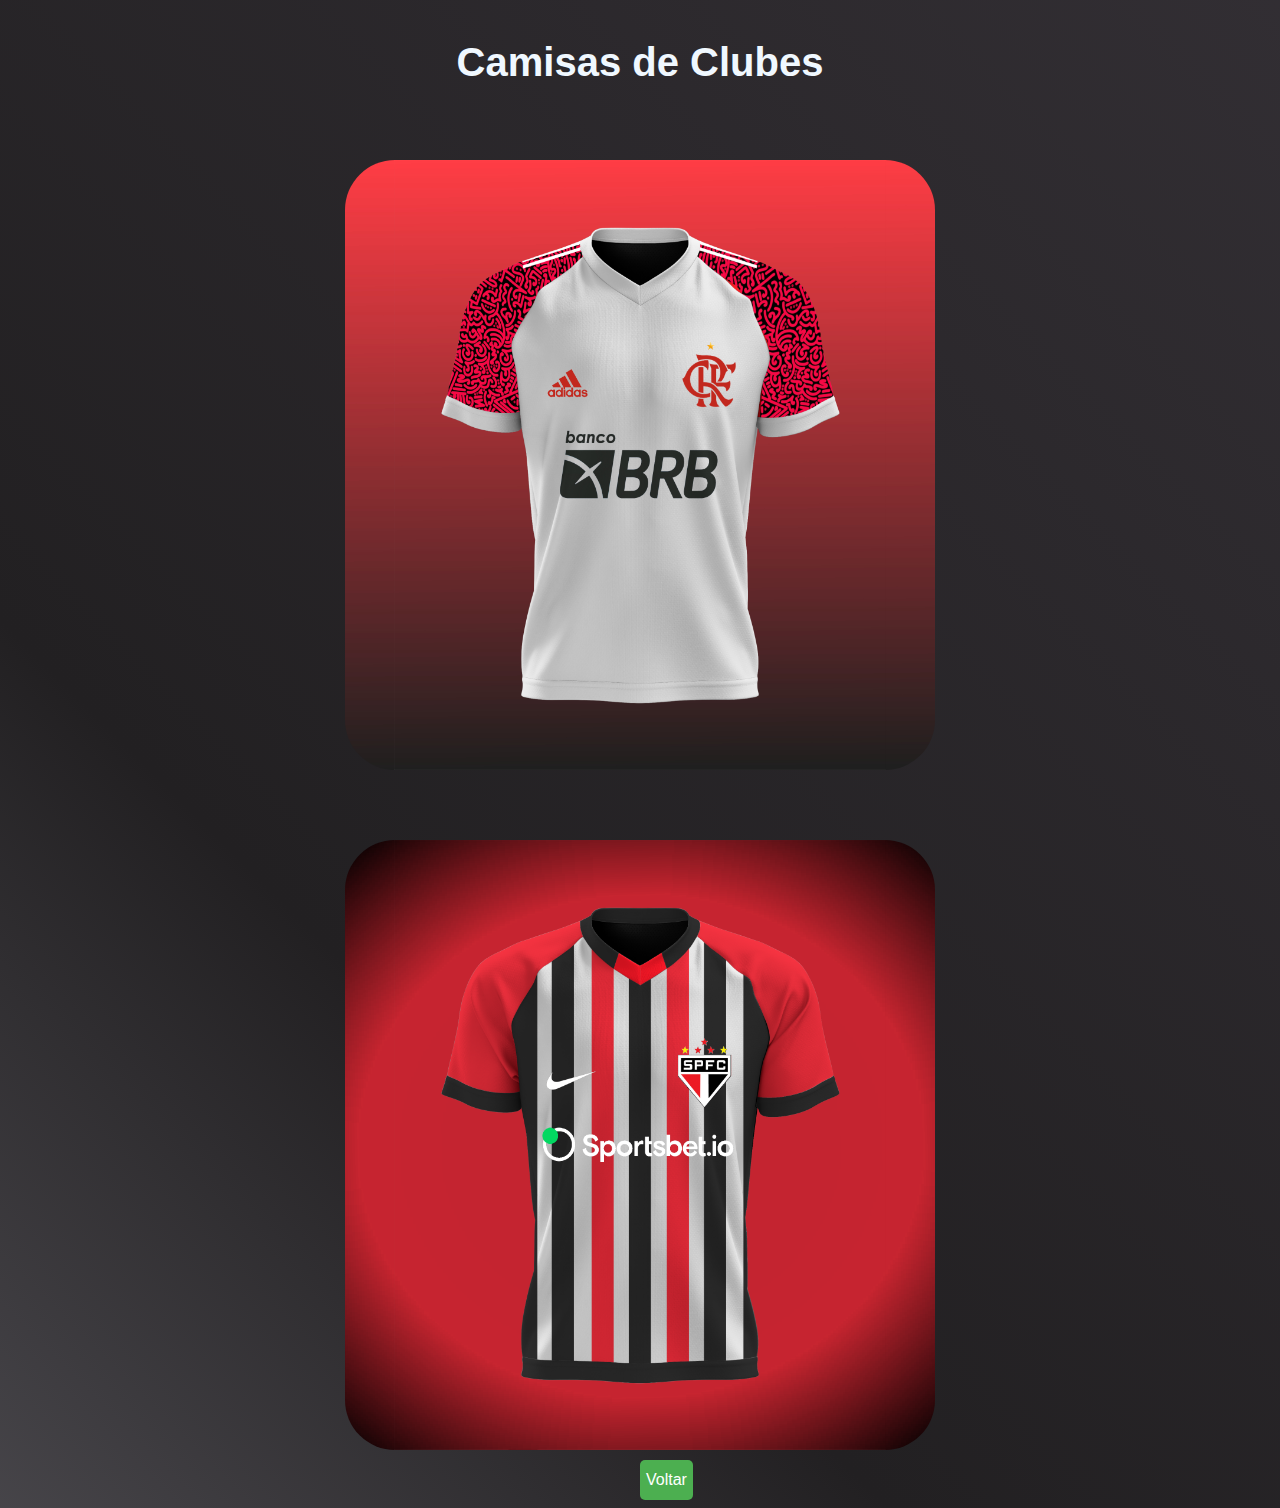
<file: camisas.html>
<!DOCTYPE html>
<html lang="en">
<head>
    <meta charset="UTF-8">
    <meta name="viewport" content="width=device-width, initial-scale=1.0">
    <title>Camisas de Clubes</title>
</head>
<style>
        .img1{
        height: 610px;
        width: 590px;
        margin: auto;
        background-size: cover;
        display: flex;
        flex-direction: column;
        margin-top: 75px;
        border-radius: 50px;
        }
        .img2{
        height: 610px;
        width: 590px;
        margin: auto;
        background-size: cover;
        display: flex;
        flex-direction: column;
        margin-top: 70px;
        border-radius: 50px;
        }
        h3{
            font-family: 'Roboto', sans-serif;
            color: aliceblue;
            font-size: 40px;
            text-align: center;
        }
        .fundo{
            background: linear-gradient(45deg, rgba(219, 218, 233, 1) 0%, rgb(34, 32, 34) 45%, rgb(80, 73, 84) 100%);
            background-repeat: no-repeat;
            background-size: cover;
            background-position: center;
            background-size: 200% 500%;
        }
        .meu-botao{
            padding: flex;
            font-size: 16px;
            background-color: #4CAF50;
            color: white;
            border: none;
            border-radius: 5px;
            cursor: pointer;
            margin-top: 10px;
            height: 40px;
            margin-left: 50%;
        }
        .meu-botao:hover{
            background-color: #45a049;
        }
</style>
<body class="fundo">
    <h3>Camisas de Clubes</h3>
        <img src="imagens/camisa1.jpg" alt="Imagem 1" class="img1">
        <img src="imagens/camisa2.png" alt="Imagem 2" class="img2">
        <div>
          <a href="index.html"><button class="meu-botao">Voltar</button></a>
        </div>
</body>
</html>
</file>
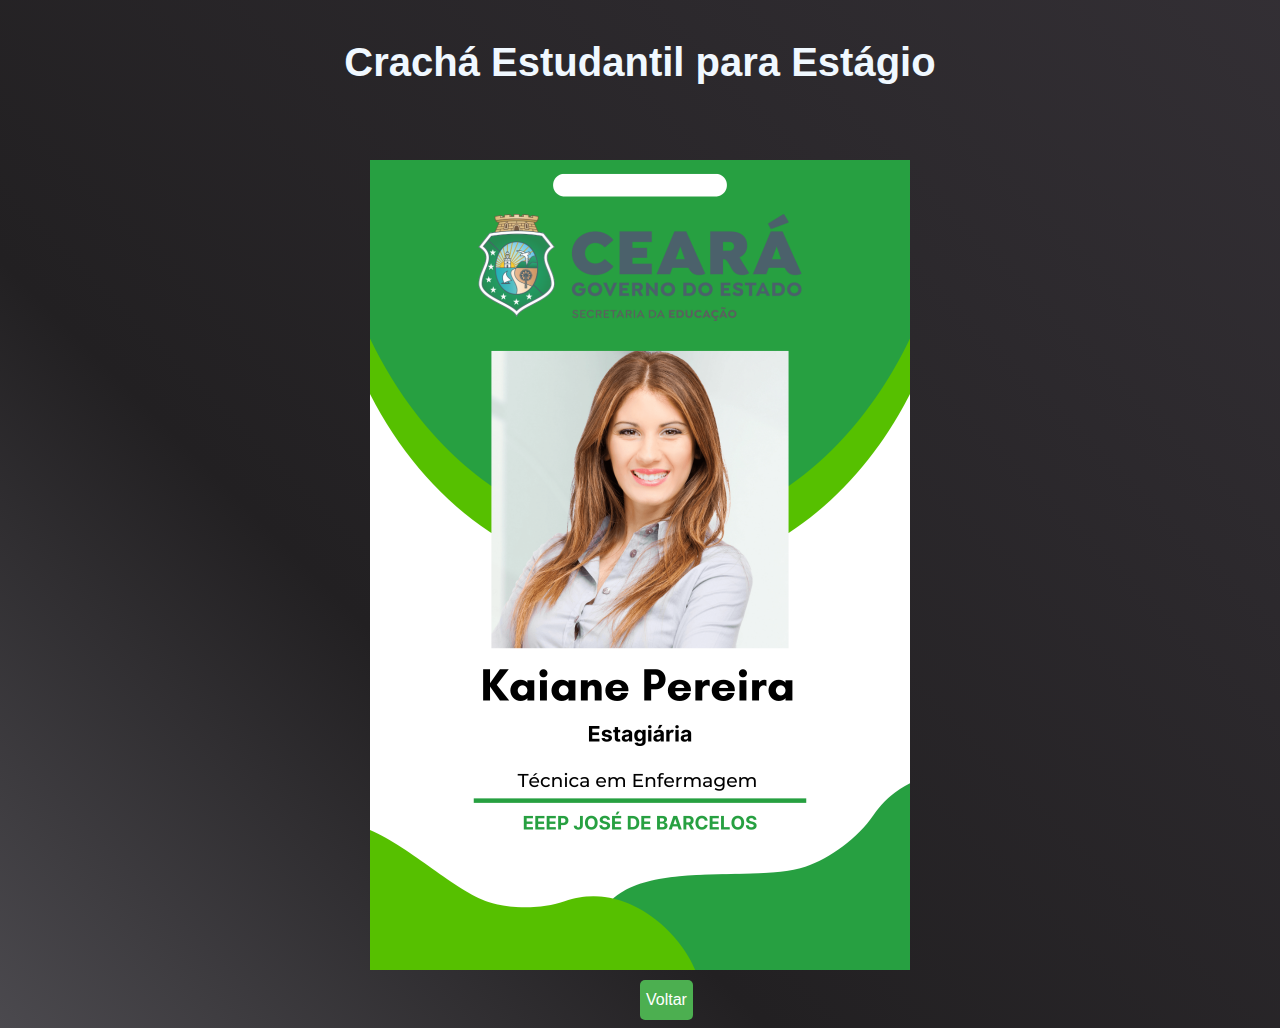
<file: cracha.html>
<!DOCTYPE html>
<html lang="en">
<head>
    <meta charset="UTF-8">
    <meta name="viewport" content="width=device-width, initial-scale=1.0">
    <title>Crachá Estudantil para Estágio</title>
</head>
<style>
  .proj{
    height: 810px;
    width: 540px;
    margin: auto;
    background-size: cover;
    display: flex;
    flex-direction: column;
    margin-top: 75px;
  }
  h3{
    font-family: 'Roboto', sans-serif;
    color: aliceblue;
    font-size: 40px;
    text-align: center;
  }
   .fundo{
    background: linear-gradient(45deg, rgba(219, 218, 233, 1) 0%, rgb(34, 32, 34) 45%, rgb(80, 73, 84) 100%);
    background-repeat: no-repeat;
    background-size: cover;
    background-position: center;
    background-size: 200% 500%;
   }
   .meu-botao{
    padding: flex;
    font-size: 16px;
    background-color: #4CAF50;
    color: white;
    border: none;
    border-radius: 5px;
    cursor: pointer;
    margin-top: 10px;
    height: 40px;
    margin-left: 50%;
   }
   .meu-botao:hover{
    background-color: #45a049;
   }
</style>
<body class="fundo">
    <h3>Crachá Estudantil para Estágio</h3>
    <img src="imagens/projetocracha.png" alt="Projeto 1" class="proj">
    <div>
      <a href="index.html"><button class="meu-botao">Voltar</button></a>
    </div>
</body>
</html>
</file>
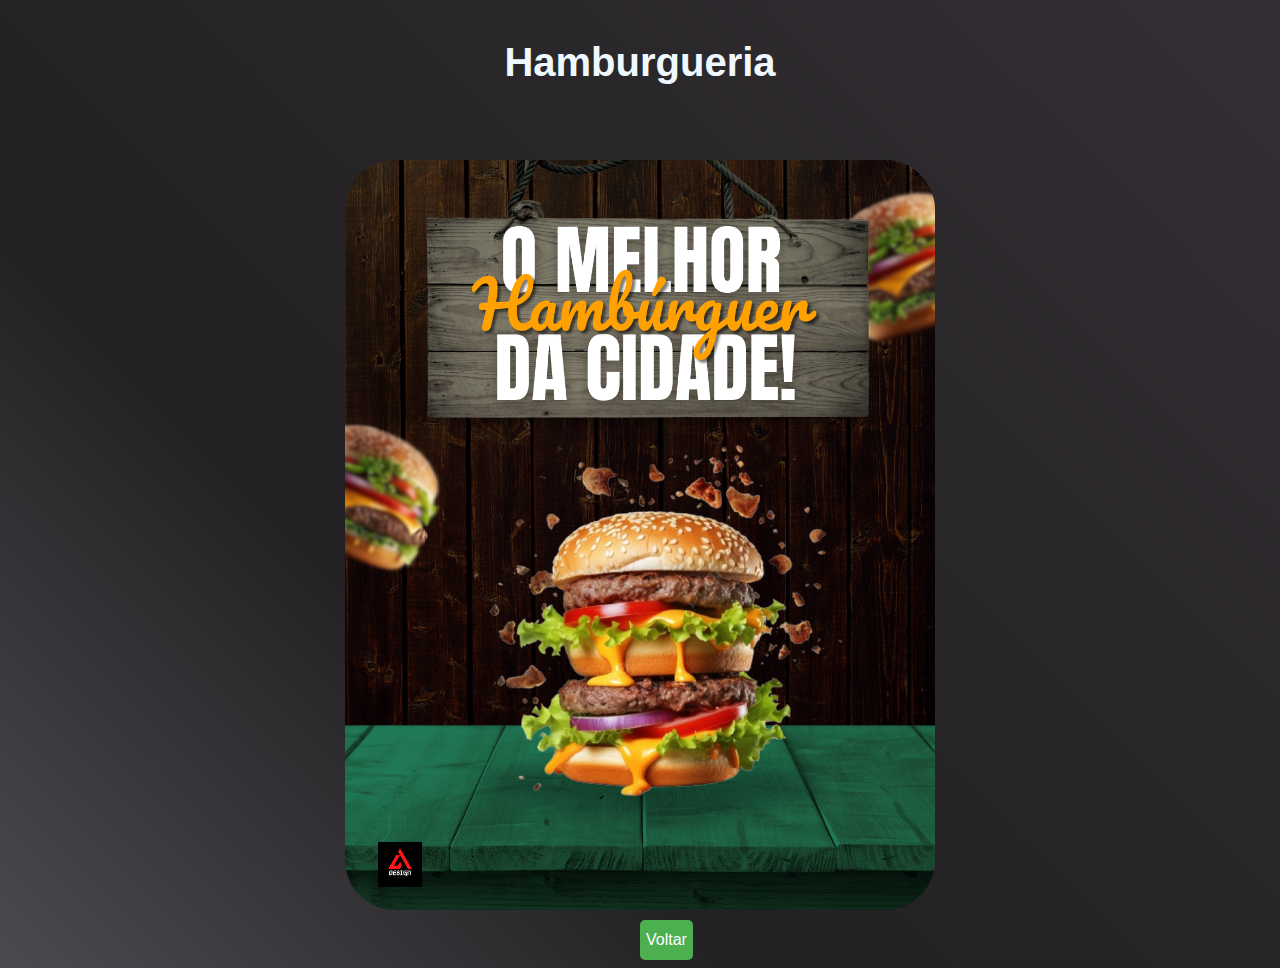
<file: hamburgueria.html>
<!DOCTYPE html>
<html lang="en">
<head>
    <meta charset="UTF-8">
    <meta name="viewport" content="width=device-width, initial-scale=1.0">
    <title>Hamburgueria</title>
</head>
<style>
    .proj{
      height: 750px;
      width: 590px;
      margin: auto;
      background-size: cover;
      display: flex;
      flex-direction: column;
      margin-top: 75px;
      border-radius: 50px;
  }
  h3{
    font-family: 'Roboto', sans-serif;
    color: aliceblue;
    font-size: 40px;
    text-align: center;
  }
   .fundo{
    background: linear-gradient(45deg, rgba(219, 218, 233, 1) 0%, rgb(34, 32, 34) 45%, rgb(80, 73, 84) 100%);
    background-repeat: no-repeat;
    background-size: cover;
    background-position: center;
    background-size: 200% 500%;
   }
   .meu-botao{
    padding: flex;
    font-size: 16px;
    background-color: #4CAF50;
    color: white;
    border: none;
    border-radius: 5px;
    cursor: pointer;
    margin-top: 10px;
    height: 40px;
    margin-left: 50%;
   }
   .meu-botao:hover{
    background-color: #45a049;
   }
</style>
<body class="fundo">
    <h3>Hamburgueria</h3>
    <img src="imagens/projetohamburgueria.png" alt="Projeto 1" class="proj">
    <div>
      <a href="index.html"><button class="meu-botao">Voltar</button></a>
    </div>
</body>
</html>
</file>
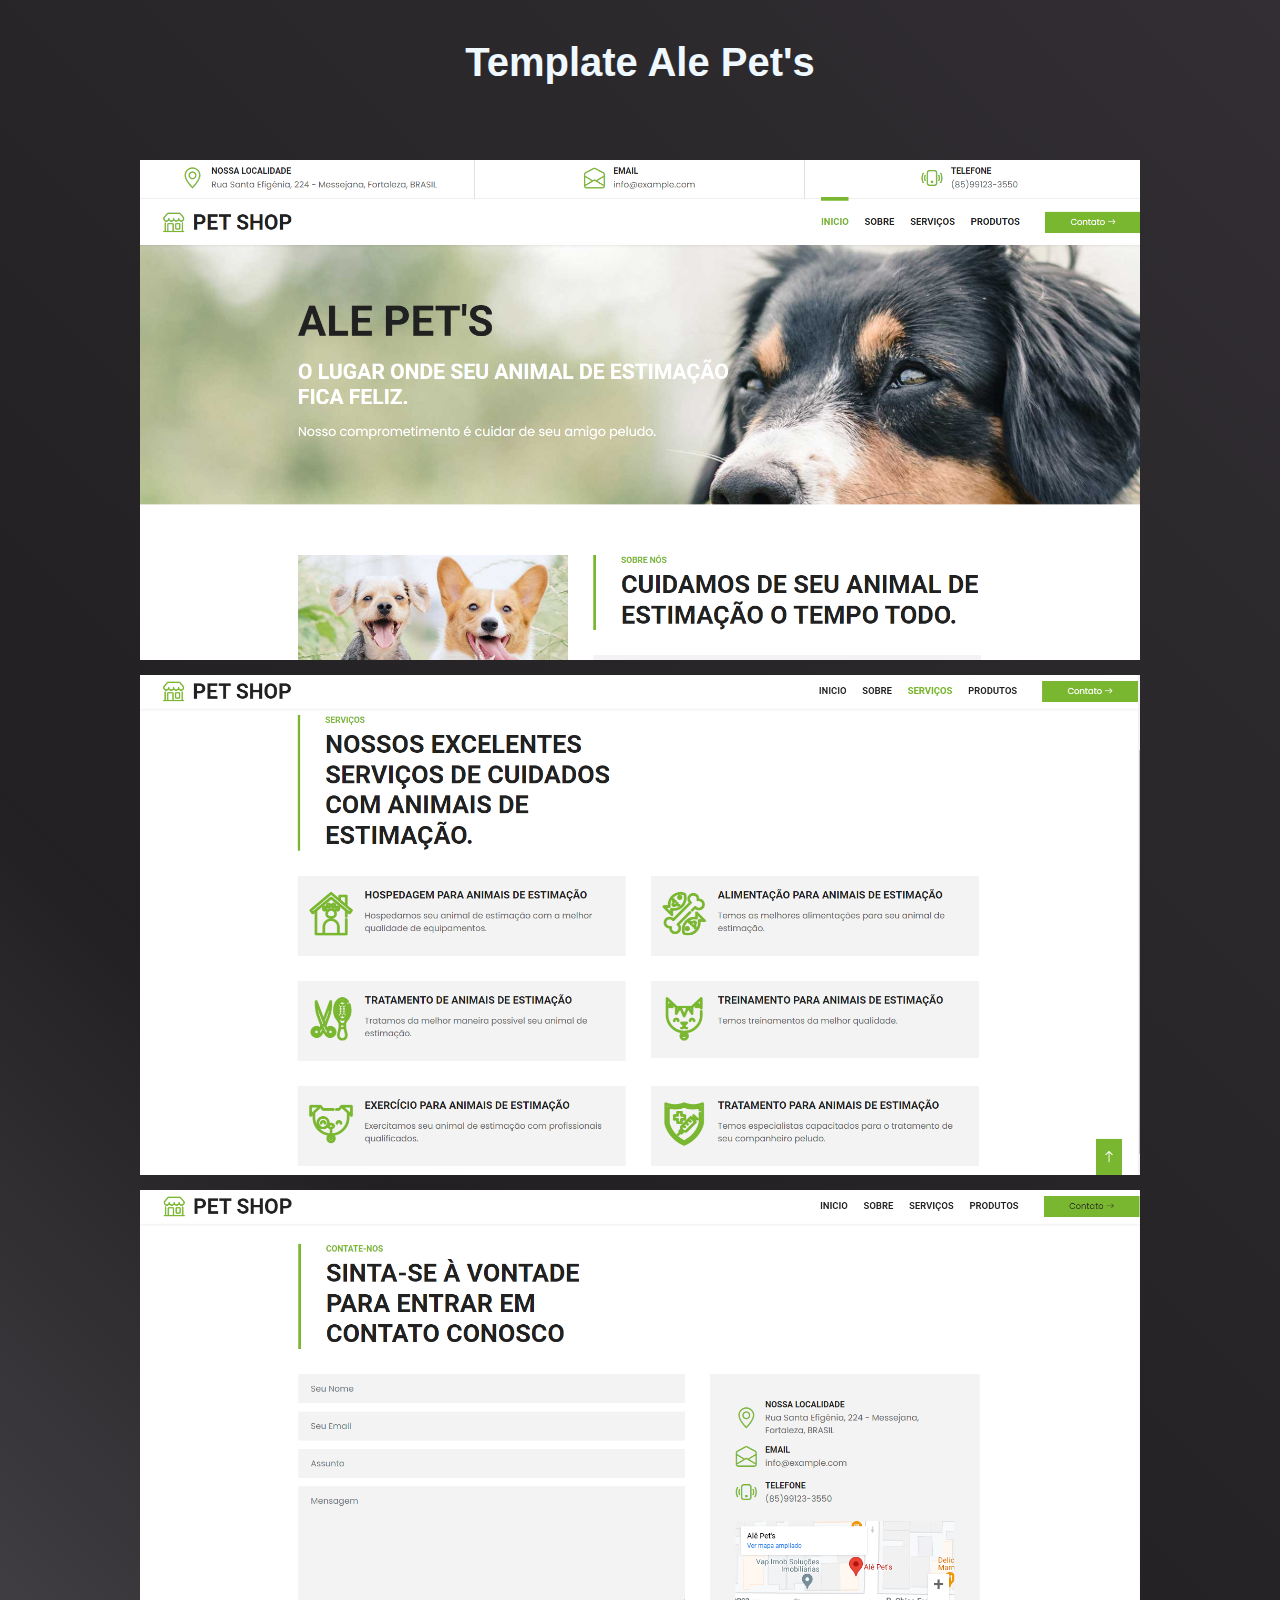
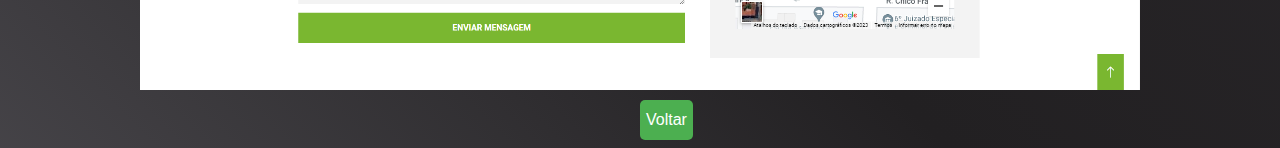
<file: template.html>
<!DOCTYPE html>
<html lang="en">
<head>
    <meta charset="UTF-8">
    <meta name="viewport" content="width=device-width, initial-scale=1.0">
    <title>Template Ale Pet's</title>
</head>
    <style>
        .img1{
            height: 500px;
            width: 1000px;
            margin: auto;
            background-size: cover;
            display: flex;
            flex-direction: column;
            margin-top: 75px;
        }
        .img2{
            height: 500px;
            width: 1000px;
            margin: auto;
            background-size: cover;
            display: flex;
            flex-direction: column;
            margin-top: 15px;
        }
        .img3{
            height: 500px;
            width: 1000px;
            margin: auto;
            background-size: cover;
            display: flex;
            flex-direction: column;
            margin-top: 15px;
        }
        h3{
            font-family: 'Roboto', sans-serif;
            color: aliceblue;
            font-size: 40px;
            text-align: center;
        }
        .fundo{
            background: linear-gradient(45deg, rgba(219, 218, 233, 1) 0%, rgb(34, 32, 34) 45%, rgb(80, 73, 84) 100%);
            background-repeat: no-repeat;
            background-size: cover;
            background-position: center;
            background-size: 200% 500%;
        }
        .meu-botao{
            padding: flex;
            font-size: 16px;
            background-color: #4CAF50;
            color: white;
            border: none;
            border-radius: 5px;
            cursor: pointer;
            margin-top: 10px;
            height: 40px;
            margin-left: 50%;
        }
        .meu-botao:hover{
            background-color: #45a049;
        }
    </style>
<body>
    <body class="fundo">
        <h3>Template Ale Pet's</h3>
        <img src="imagens/petshop1.png" alt="Imagem 1" class="img1">
        <img src="imagens/petshop2.png" alt="Imagem 2" class="img2">
        <img src="imagens/petshop3.png" alt="Imagem 3" class="img3">
        <div>
          <a href="index.html"><button class="meu-botao">Voltar</button></a>
        </div>
        
</body>
</html>
</file>
